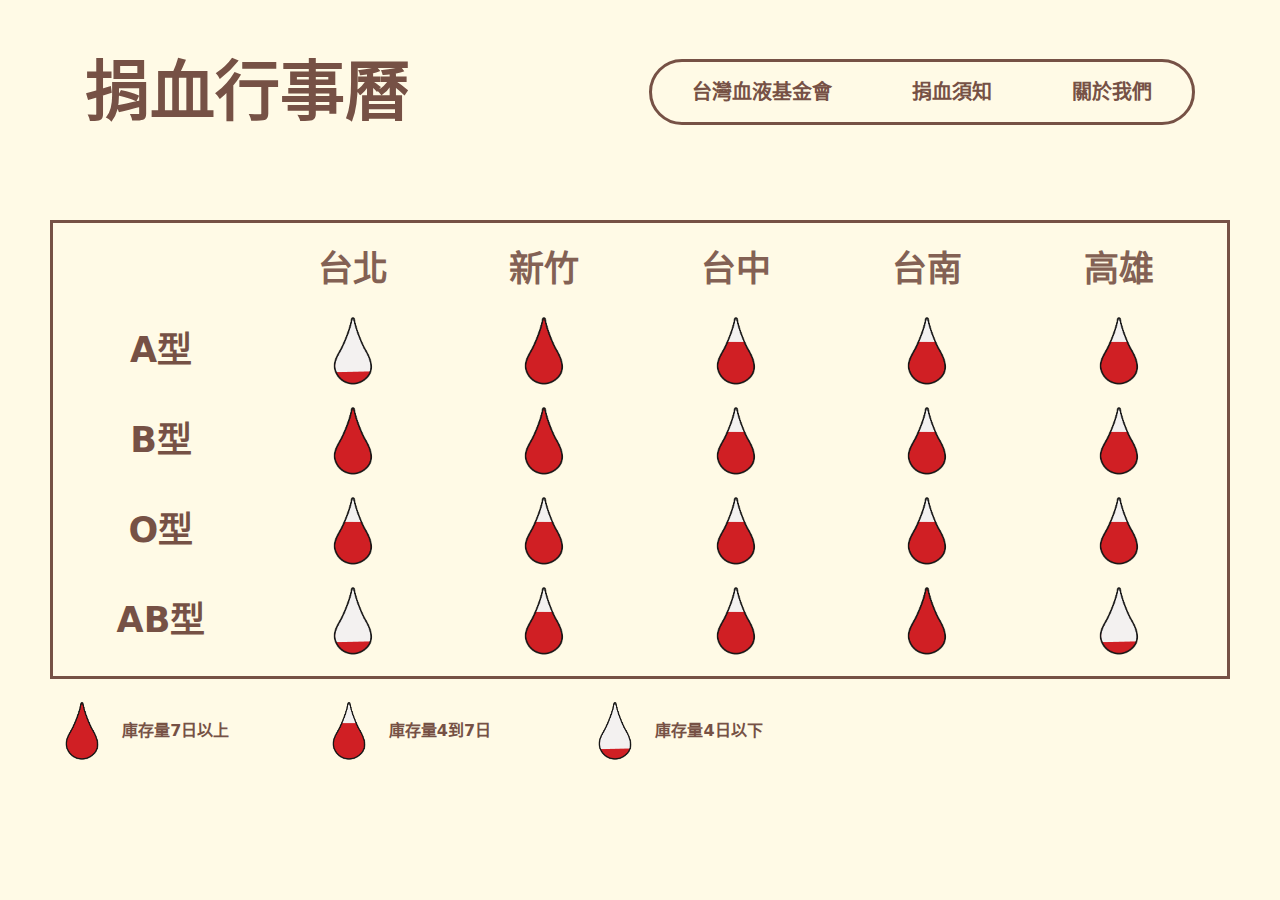
<file: index.html>
<!DOCTYPE html>
<html lang="zh-TW">
<head>
	<meta charset="UTF-8">
	<!-- 手機版縮放 -->
	<meta name="viewport" content="width=device-width, initial-scale=1">
	<title>捐血行事曆-首頁</title>
	<!-- css連結 --> 
	<link href="css/bootstrap.min.css" rel="stylesheet"> 
	<link href="css/style.css" rel="stylesheet">	
   
</head>

<body>

<header >	
	<nav class="navbar navbar-expand-lg navbar-light fixed-top"  id="bar" >
		<div class="container-fluid" id="nav1" >
				    <a class="navbar-brand" href="./index.html" id="bigtitle">捐血行事曆</a>
					    <button class="navbar-toggler" type="button" data-bs-toggle="collapse" data-bs-target="#navbarNav" aria-controls="navbarNav" aria-expanded="false" aria-label="Toggle navigation">
					      <span class="navbar-toggler-icon"></span>
					    </button>
		    	
				    <div class="collapse navbar-collapse" id="navbarNav">
				      <ul class="navbar-nav" >
				        <li class="nav-item">
				          <a class="nav-link active" aria-current="page" href="http://www.blood.org.tw/Internet/main/index.aspx">台灣血液基金會</a>
				        </li>
				        <li class="nav-item">
				          <a class="nav-link" href="./know.html">捐血須知</a>
				        </li>
				        <li class="nav-item">
				          <a class="nav-link" href="./about.html">關於我們</a>
				        </li>
				      </ul>
				    </div>		        
		</div>
	</nav>
</header>	



<section id="three">
	<div class="row" id="box">
	<div class="col-md-12">
		<div class="row" >
			<div class="col-md-2 col-sm-2 col-xs-2" id="c1">
				<div></div>
			</div>
			<div class="col-md-2 col-sm-2 col-xs-2" id="c1">
				<a href="./calender.html" target="_blank" class="ui-link">台北</a></div>
			<div class="col-md-2 col-sm-2 col-xs-2" id="c1">
				<a href="./calender.html" target="_blank" class="ui-link">新竹</a></div>
			<div class="col-md-2 col-sm-2 col-xs-2" id="c1">
				<a href="./calender.html" target="_blank" class="ui-link" >台中</a></div>
			<div class="col-md-2 col-sm-2 col-xs-2" id="c1">
				<a href="./calender.html" target="_blank" class="ui-link">台南</a></div>
			<div class="col-md-2 col-sm-2 col-xs-2" id="c1">
				<a href="./calender.html" target="_blank" class="ui-link" >高雄</a></div>
		</div>
		<div class="row" >
			<div class="col-md-2 col-sm-2 col-xs-2" id="c1">
				<div>A型</div>
			</div>
			<div class="col-md-2 col-sm-2 col-xs-2" id="c1">
				<img src="img/low.png" alt="庫存量4日以下" border="0"></div>
			<div class="col-md-2 col-sm-2 col-xs-2" id="c1">
				<img src="img/full.png" alt="庫存量4日以下" border="0"></div>
			<div class="col-md-2 col-sm-2 col-xs-2" id="c1">
				<img src="img/ce.png" alt="庫存量7日以上" border="0"></div>
			<div class="col-md-2 col-sm-2 col-xs-2" id="c1">
				<img src="img/ce.png" alt="庫存量4到7日" border="0"></div>
			<div class="col-md-2 col-sm-2 col-xs-2" id="c1">
				<img src="img/ce.png" alt="庫存量7日以上" border="0"></div>
		</div>
		<div class="row" >
			<div class="col-md-2 col-sm-2 col-xs-2" id="c1">
				<div>B型</div>
			</div>
			<div class="col-md-2 col-sm-2 col-xs-2" id="c1">
				<img src="img/full.png" alt="庫存量4日以下" border="0"></div>
			<div class="col-md-2 col-sm-2 col-xs-2" id="c1">
				<img src="img/full.png" alt="庫存量7日以上" border="0"></div>
			<div class="col-md-2 col-sm-2 col-xs-2" id="c1">
				<img src="img/ce.png" alt="庫存量7日以上" border="0"></div>
			<div class="col-md-2 col-sm-2 col-xs-2" id="c1">
				<img src="img/ce.png" alt="庫存量4日以下" border="0"></div>
			<div class="col-md-2 col-sm-2 col-xs-2" id="c1">
				<img src="img/ce.png" alt="庫存量7日以上" border="0"></div>
		</div>
		<div class="row" >
			<div class="col-md-2 col-sm-2 col-xs-2" id="c1">
				<div>O型</div>
			</div>
			<div class="col-md-2 col-sm-2 col-xs-2" id="c1">
				<img src="img/ce.png" alt="庫存量7日以上" border="0"></div>
			<div class="col-md-2 col-sm-2 col-xs-2" id="c1">
				<img src="img/ce.png" alt="庫存量4日以下" border="0"></div>
			<div class="col-md-2 col-sm-2 col-xs-2" id="c1">
				<img src="img/ce.png" alt="庫存量4到7日" border="0"></div>
			<div class="col-md-2 col-sm-2 col-xs-2" id="c1">
				<img src="img/ce.png" alt="庫存量4日以下" border="0"></div>
			<div class="col-md-2 col-sm-2 col-xs-2" id="c1">
				<img src="img/ce.png" alt="庫存量7日以上" border="0"></div>
		</div>
		<div class="row" >
			<div class="col-md-2 col-sm-2 col-xs-2" id="c1">
				<div>AB型</div>
			</div>
			<div class="col-md-2 col-sm-2 col-xs-2" id="c1">
				<img src="img/low.png" alt="庫存量4到7日" border="0"></div>
			<div class="col-md-2 col-sm-2 col-xs-2" id="c1">
				<img src="img/ce.png" alt="庫存量4到7日" border="0"></div>
			<div class="col-md-2 col-sm-2 col-xs-2" id="c1">
				<img src="img/ce.png" alt="庫存量4到7日" border="0"></div>
			<div class="col-md-2 col-sm-2 col-xs-2" id="c1">
				<img src="img/full.png" alt="庫存量4到7日" border="0"></div>
			<div class="col-md-2 col-sm-2 col-xs-2" id="c1">
				<img src="img/low.png" alt="庫存量4到7日" border="0"></div>
		</div>
	</div>
</div>
</section>

<footer id="foot">
	<div class="row" id="box2">
		<div class="col-md-8 col-sm-10 col-xs-10" id="col7">
				<div class="row">
					<div class="col-md-4 col-sm-4 col-xs-4" id="c2">
	                	<img src="img/full.png">
	                	<div>庫存量7日以上</div>
					</div>
					<div class="col-md-4 col-sm-4 col-xs-4" id="c2">
						<img src="img/ce.png">
	                	<div>庫存量4到7日</div>
					</div>
					<div class="col-md-4 col-sm-4 col-xs-4" id="c2">
						<img src="img/low.png">
	                	<div>庫存量4日以下</div>
					</div>
				</div>
		</div>
		<div class="col-md-2 col-sm-1 col-xs-1">
			
		</div>
		<div class="col-md-2 col-sm-1 col-xs-1">
				<div class="row" id="icon">
					<div class="col-md-4 col-sm-4 col-xs-4"><a href=""></a></div>
					<div class="col-md-4 col-sm-4 col-xs-4"><a href=""></a></div>
					<div class="col-md-4 col-sm-4 col-xs-4"><a href=""></a></div>
				</div>
		</div>
	</div>
</footer>


	<!-- JS連結 -->
	<script src="js/jQuery.js"></script>
    <script src="js/bootstrap.min.js"></script>
</body>
</html>
</file>
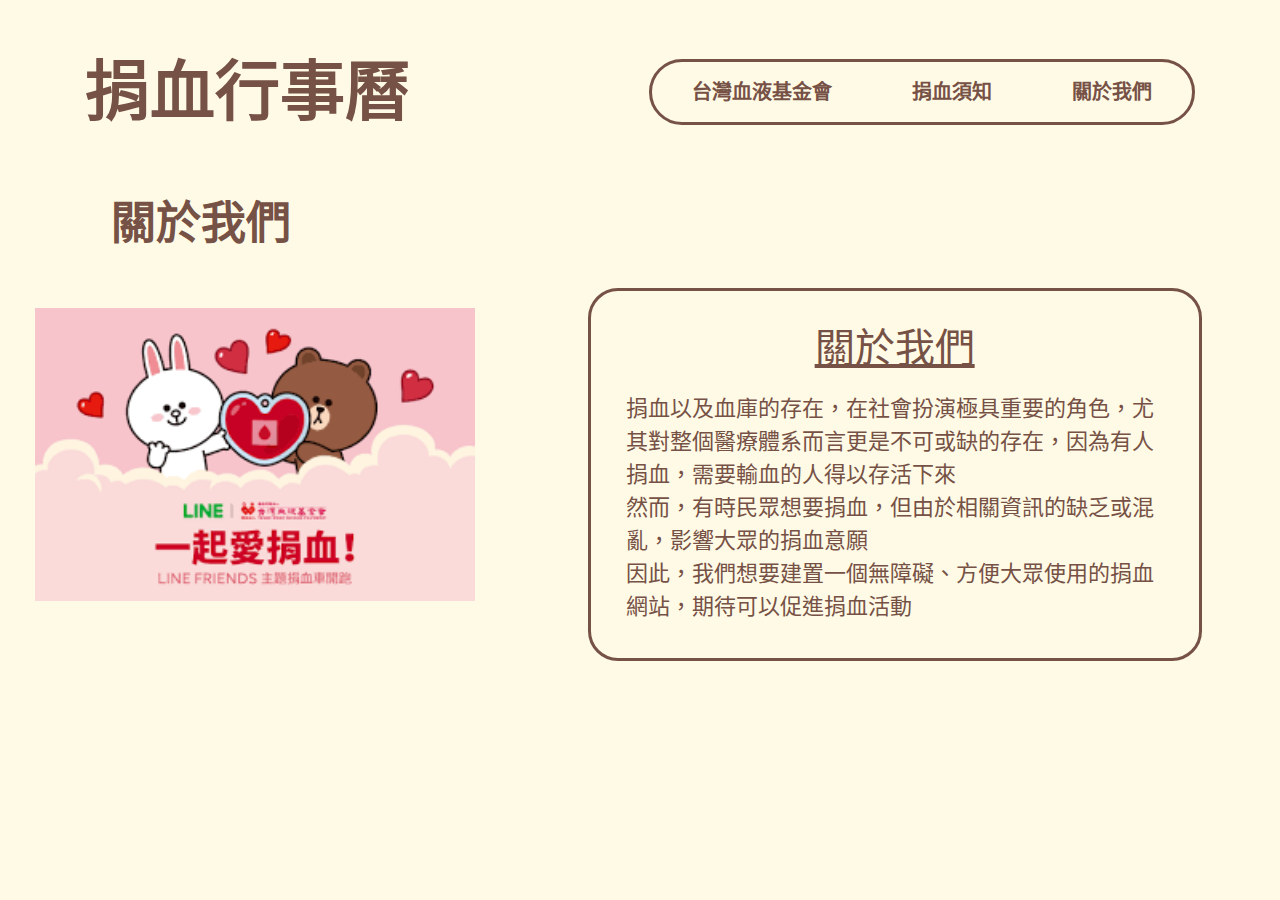
<file: about.html>
<!DOCTYPE html>
<html lang="zh-TW">

<head>
	<meta charset="UTF-8">
	<!-- 手機版縮放 -->
	<meta name="viewport" content="width=device-width, initial-scale=1">
	<title>捐血行事曆-關於我們</title>
	<!-- css連結 --> 
	<link href="css/bootstrap.min.css" rel="stylesheet"> 
	<link href="css/about.css" rel="stylesheet">	
</head>

<body>
<header>	
	<nav class="navbar navbar-expand-lg navbar-light fixed-top">
		<div class="container-fluid" id="nav1" >
				    <a class="navbar-brand" href="./index.html" id="bigtitle">捐血行事曆</a>
				    <button class="navbar-toggler" type="button" data-bs-toggle="collapse" data-bs-target="#navbarNav" aria-controls="navbarNav" aria-expanded="false" aria-label="Toggle navigation">
				      <span class="navbar-toggler-icon"></span>
				    </button>
		    	
				    <div class="collapse navbar-collapse" id="navbarNav">
				      <ul class="navbar-nav">
				        <li class="nav-item">
				          <a class="nav-link active" aria-current="page" href="http://www.blood.org.tw/Internet/main/index.aspx">台灣血液基金會</a>
				        </li>
				        <li class="nav-item">
				          <a class="nav-link" href="./know.html">捐血須知</a>
				        </li>
				        <li class="nav-item">
				          <a class="nav-link" href="./about.html">關於我們</a>
				        </li>
				      </ul>
				    </div>		        
		</div>
	</nav>
</header>



<div id="main">
	<div class="row">
   
	<div class="col-md-4 col-sm-12" id="title">關於我們</div>
	<div class="col-md-4"></div>
    <div class="col-md-4"></div>
	</div>       
    <div class="row">        	
            	<div class="col-md-5 col-sm-12" id="left">                
	               
	                    <div id="pic"><img src="img/linepic.png"></div>
	                
	            </div>

	            <!--關於我們-->
	            <div class="col-md-7 col-sm-12" id="right">

							<div id="content3">
								<h2>關於我們</h2>
							    <p>
							    捐血以及血庫的存在，在社會扮演極具重要的角色，尤其對整個醫療體系而言更是不可或缺的存在，因為有人捐血，需要輸血的人得以存活下來<br>
								然而，有時民眾想要捐血，但由於相關資訊的缺乏或混亂，影響大眾的捐血意願<br>
								因此，我們想要建置一個無障礙、方便大眾使用的捐血網站，期待可以促進捐血活動
								</p>
							</div>

                </div>
    </div>        
</div>
<!--mainend-->


	<!-- JS連結 -->
	<script src="js/jQuery.js"></script>
    <script src="js/bootstrap.min.js"></script>
</body>
</html>
</file>
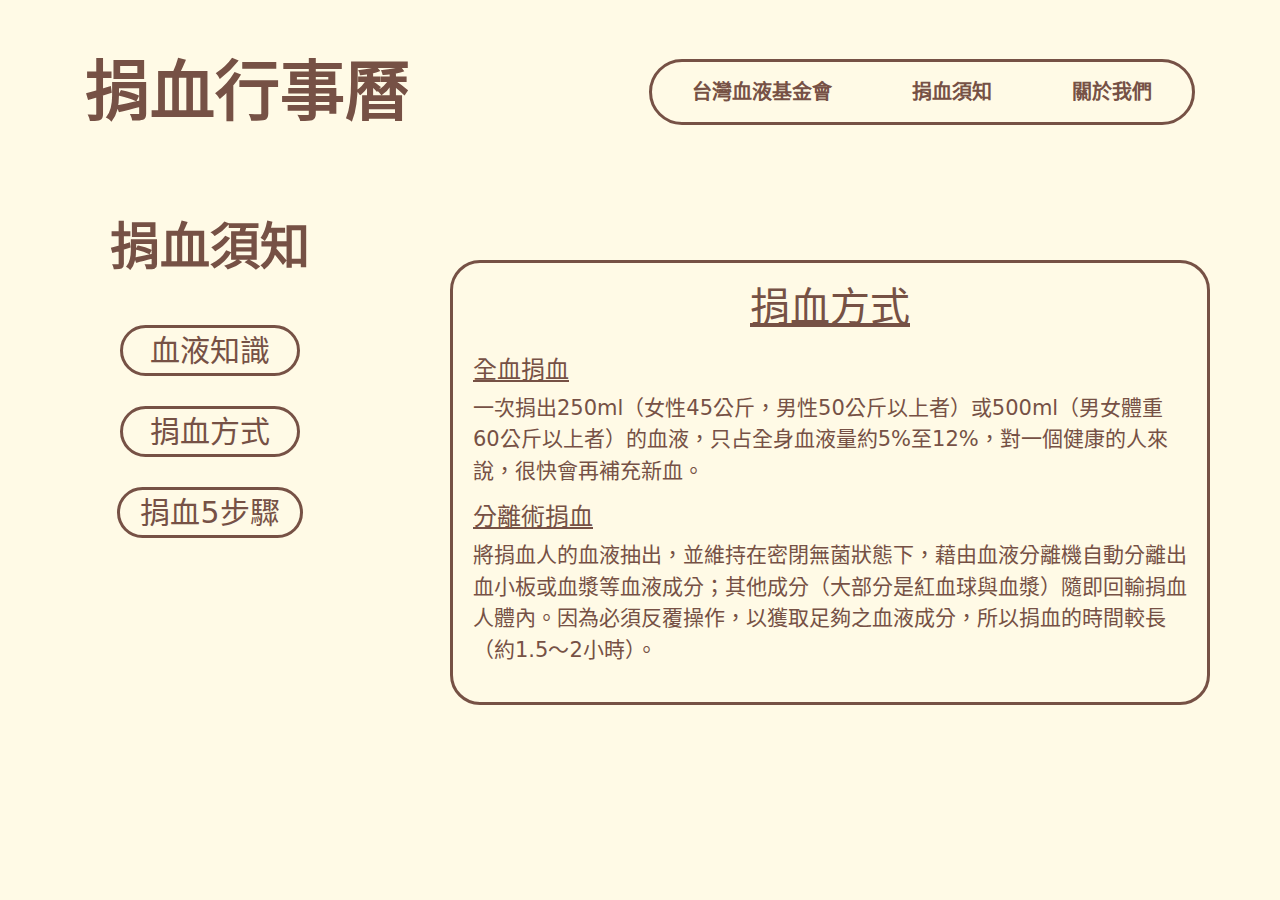
<file: description.html>
<!DOCTYPE html>
<html lang="zh-TW">
<head>
	<meta charset="UTF-8">
	<!-- 手機版縮放 -->
	<meta name="viewport" content="width=device-width, initial-scale=1">
	<title>捐血行事曆-捐血方式</title>
	<!-- css連結 --> 
	<link href="css/bootstrap.min.css" rel="stylesheet"> 
	<link href="css/descripstyle.css" rel="stylesheet">	
   
</head>

<body>
	<header >	
		<nav class="navbar navbar-expand-lg navbar-light fixed-top" id="na" >
			<div class="container-fluid" id="nav1" >
				    <a class="navbar-brand" href="./index.html" id="bigtitle">捐血行事曆</a>
				    <button class="navbar-toggler" type="button" data-bs-toggle="collapse" data-bs-target="#navbarNav" aria-controls="navbarNav" aria-expanded="false" aria-label="Toggle navigation">
				      <span class="navbar-toggler-icon"></span>
				    </button>
		    	
				    <div class="collapse navbar-collapse" id="navbarNav">
				      <ul class="navbar-nav">
				        <li class="nav-item">
				          <a class="nav-link active" aria-current="page" href="http://www.blood.org.tw/Internet/main/index.aspx">台灣血液基金會</a>
				        </li>
				        <li class="nav-item">
				          <a class="nav-link" href="./know.html">捐血須知</a>
				        </li>
				        <li class="nav-item">
				          <a class="nav-link" href="./about.html">關於我們</a>
				        </li>
				      </ul>
				    </div>		        
			</div>
		</nav>
	</header>

	<!-- notice -->
<body>
	<header >	
		<nav class="navbar navbar-expand-lg navbar-light fixed-top" id="na" >
			<div class="container-fluid" id="nav1" >
				    <a class="navbar-brand" href="./index.html" id="bigtitle">捐血行事曆</a>
				    <button class="navbar-toggler" type="button" data-bs-toggle="collapse" data-bs-target="#navbarNav" aria-controls="navbarNav" aria-expanded="false" aria-label="Toggle navigation">
				      <span class="navbar-toggler-icon"></span>
				    </button>
		    	
				    <div class="collapse navbar-collapse" id="navbarNav">
				      <ul class="navbar-nav">
				        <li class="nav-item">
				          <a class="nav-link active" aria-current="page" href="http://www.blood.org.tw/Internet/main/index.aspx">台灣血液基金會</a>
				        </li>
				        <li class="nav-item">
				          <a class="nav-link" href="./know.html">捐血須知</a>
				        </li>
				        <li class="nav-item">
				          <a class="nav-link" href="./about.html">關於我們</a>
				        </li>
				      </ul>
				    </div>		        
			</div>
		</nav>
	</header>

	<!-- notice -->
	<div class="notice">
			
			<div class="container">
					<div class="row" id="main">
						<div class="col-md-4" id="left">
							<div id="blood">
								<div class="title">
									<a href="./know.html">捐血須知</a>
								</div>
								<div class="knowledge">
									<a href="./know.html">血液知識</a>
								</div>
								<div class="description">
									<a href="./description.html">捐血方式</a>
								</div>
								<div class="step">
									<a href="./step.html">捐血5步驟</a>
								</div>
								<div class="more">
								
								</div>
									
								
								</div>
						</div>


						<div class="col-md-8" id="content2">
							<h3>捐血方式</h3>
							<h4>全血捐血</h4>
							<p>	一次捐出250ml（女性45公斤，男性50公斤以上者）或500ml（男女體重60公斤以上者）的血液，只占全身血液量約5%至12%，對一個健康的人來說，很快會再補充新血。</p>
							<h4>分離術捐血</h4>
							<p>	將捐血人的血液抽出，並維持在密閉無菌狀態下，藉由血液分離機自動分離出血小板或血漿等血液成分；其他成分（大部分是紅血球與血漿）隨即回輸捐血人體內。因為必須反覆操作，以獲取足夠之血液成分，所以捐血的時間較長（約1.5～2小時）。</p>
						</div>
					</div>
			</div>	
	</div>


<!-- JS連結 -->
	<script src="js/jQuery.js"></script>
    <script src="js/bootstrap.min.js"></script>
</body>
</html>
</file>
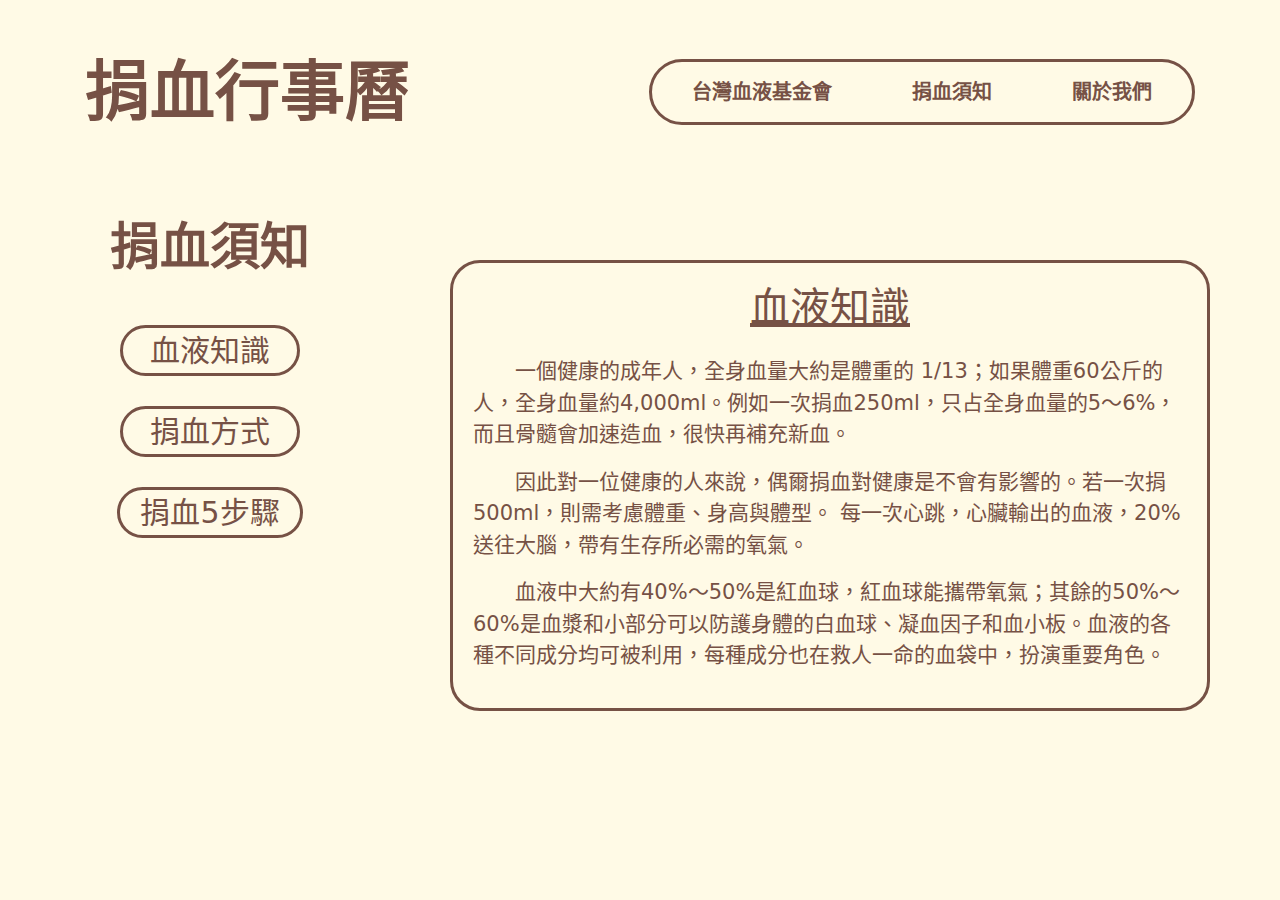
<file: know.html>
<!DOCTYPE html>
<html lang="zh-TW">
<head>
	<meta charset="UTF-8">
	<!-- 手機版縮放 -->
	<meta name="viewport" content="width=device-width, initial-scale=1">
	<title>捐血行事曆-捐血須知</title>
	<!-- css連結 --> 
	<link href="css/bootstrap.min.css" rel="stylesheet"> 
	<link href="css/knowstyle.css" rel="stylesheet">	
   
</head>

<body>
	<header >	
		<nav class="navbar navbar-expand-lg navbar-light fixed-top" id="na" >
			<div class="container-fluid" id="nav1" >
				    <a class="navbar-brand" href="./index.html" id="bigtitle">捐血行事曆</a>
				    <button class="navbar-toggler" type="button" data-bs-toggle="collapse" data-bs-target="#navbarNav" aria-controls="navbarNav" aria-expanded="false" aria-label="Toggle navigation">
				      <span class="navbar-toggler-icon"></span>
				    </button>
		    	
				    <div class="collapse navbar-collapse" id="navbarNav">
				      <ul class="navbar-nav">
				        <li class="nav-item">
				          <a class="nav-link active" aria-current="page" href="http://www.blood.org.tw/Internet/main/index.aspx">台灣血液基金會</a>
				        </li>
				        <li class="nav-item">
				          <a class="nav-link" href="./know.html">捐血須知</a>
				        </li>
				        <li class="nav-item">
				          <a class="nav-link" href="./about.html">關於我們</a>
				        </li>
				      </ul>
				    </div>		        
			</div>
		</nav>
	</header>

	<!-- notice -->
	<div class="notice">
			
			<div class="container">
					<div class="row" id="main">
						<div class="col-md-4" id="left" >
							<div id="blood">
								<div class="title">
									<a href="./know.html">捐血須知</a>
								</div>
								<div class="knowledge">
									<a href="./know.html">血液知識</a>
								</div>
								<div class="description">
									<a href="./description.html">捐血方式</a>
								</div>
								<div class="step">
									<a href="./step.html">捐血5步驟</a>
								</div>
								<div class="more">
									
								</div>
						</div>
						</div>


						<div class="col-md-8" id="info">
							<h3>血液知識</h3>
							<p>	一個健康的成年人，全身血量大約是體重的 1/13；如果體重60公斤的人，全身血量約4,000ml。例如一次捐血250ml，只占全身血量的5～6%，而且骨髓會加速造血，很快再補充新血。</p>
							<p>因此對一位健康的人來說，偶爾捐血對健康是不會有影響的。若一次捐500ml，則需考慮體重、身高與體型。 每一次心跳，心臟輸出的血液，20%送往大腦，帶有生存所必需的氧氣。</p>
							<p>血液中大約有40%～50%是紅血球，紅血球能攜帶氧氣；其餘的50%～60%是血漿和小部分可以防護身體的白血球、凝血因子和血小板。血液的各種不同成分均可被利用，每種成分也在救人一命的血袋中，扮演重要角色。</p> 
						</div>
					</div>
			</div>	
	</div>

	<!-- JS連結 -->
	<script src="js/jQuery.js"></script>
    <script src="js/bootstrap.min.js"></script>
</body>
</html>
</file>
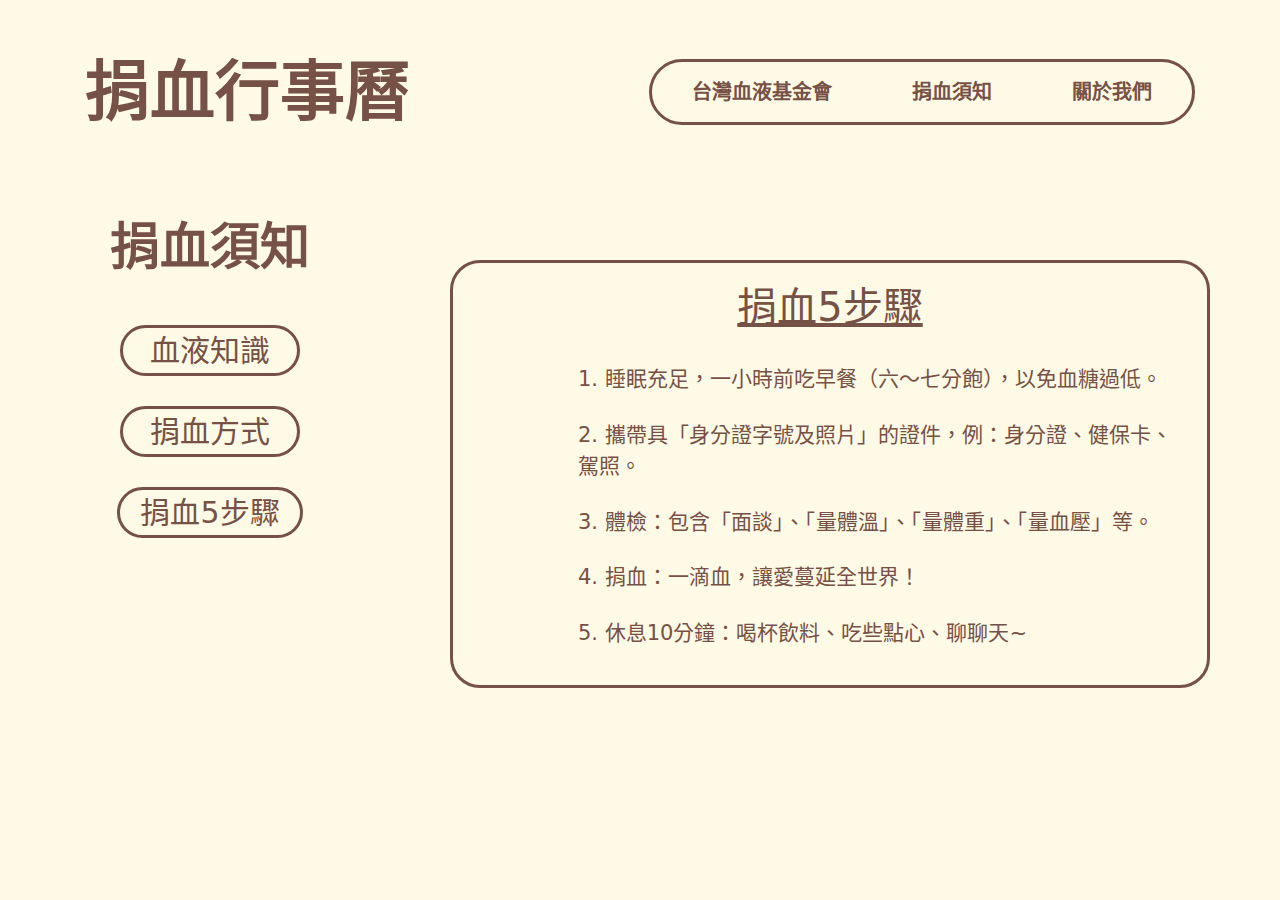
<file: step.html>
<!DOCTYPE html>
<html lang="zh-TW">
<head>
	<meta charset="UTF-8">
	<!-- 手機版縮放 -->
	<meta name="viewport" content="width=device-width, initial-scale=1">
	<title>捐血行事曆-捐血5步驟</title>
	<!-- css連結 --> 
	<link href="css/bootstrap.min.css" rel="stylesheet"> 
	<link href="css/stepstyle.css" rel="stylesheet">	
   
</head>

<body>
	<header >	
		<nav class="navbar navbar-expand-lg navbar-light fixed-top" >
			<div class="container-fluid" id="nav1" >
				    <a class="navbar-brand" href="./index.html" id="bigtitle">捐血行事曆</a>
				    <button class="navbar-toggler" type="button" data-bs-toggle="collapse" data-bs-target="#navbarNav" aria-controls="navbarNav" aria-expanded="false" aria-label="Toggle navigation">
				      <span class="navbar-toggler-icon"></span>
				    </button>
		    	
				    <div class="collapse navbar-collapse" id="navbarNav">
				      <ul class="navbar-nav">
				        <li class="nav-item">
				          <a class="nav-link active" aria-current="page" href="http://www.blood.org.tw/Internet/main/index.aspx">台灣血液基金會</a>
				        </li>
				        <li class="nav-item">
				          <a class="nav-link" href="./know.html">捐血須知</a>
				        </li>
				        <li class="nav-item">
				          <a class="nav-link" href="./about.html">關於我們</a>
				        </li>
				      </ul>
				    </div>		        
			</div>
		</nav>
	</header>

	<!-- notice -->
	<div class="notice">
			
			<div class="container">
					<div class="row" id="main">
						<div class="col-md-4" id="left">
							<div id="blood">
								<div class="title" >
									<a href="./know.html">捐血須知</a>
								</div>
								<div class="knowledge">
									<a href="./know.html">血液知識</a>
								</div>
								<div class="description">
									<a href="./description.html">捐血方式</a>
								</div>
								<div class="step">
									<a href="./step.html">捐血5步驟</a>
								</div>
								<div class="more">
									
								</div>
									
								
							</div>
						</div>


						<div class="col-md-8" id="content3">
							<h3>捐血5步驟</h3>
							<p>1. 睡眠充足，一小時前吃早餐（六～七分飽），以免血糖過低。</p>
							<p>2. 攜帶具「身分證字號及照片」的證件，例：身分證、健保卡、駕照。</p>	
							<p>3. 體檢：包含「面談」、「量體溫」、「量體重」、「量血壓」等。</p>	
							<p>4. 捐血：一滴血，讓愛蔓延全世界！</p>
							<p>5. 休息10分鐘：喝杯飲料、吃些點心、聊聊天~</p>
						</div>
					</div>
			</div>	
	</div>

	<!-- JS連結 -->
	<script src="js/jQuery.js"></script>
    <script src="js/bootstrap.min.js"></script>
</body>
</html>
</file>
<file: css/style.css>
html{
	width: 100%;
	background-color: #FFFAE6;
}
body{
	background-color: #FFFAE6;
}

#bar{
	background-color: #FFFAE6;
}
@media(min-width: 992px)
{
#nav1{
	padding: 30px 85px;
}
}

#bigtitle{
	font-size: 35px;
	font-weight:bold;
	color: #765145;
	margin-right: 0px;
}

@media(min-width: 1064px)
{
	#bigtitle{
	font-size: 65px;
	font-weight:bold;
	color: #765145;
	margin-right: 0px;
}
}


@media(min-width: 1064px)
{

	#navbarNav{
		max-width: 680px;
        font-size: 28px;
		border: 3px solid #765145;
		border-radius: 300px;
		color: #765145;
		display: flex;
		justify-content: center;
		font-weight:bold;
		flex-grow: 0;
	}
}

#navbarNav a
{
	color: #765145 ;
	font-size: 20px;
	margin: 5px 0;

}

@media(min-width: 1064px)
{
#navbarNav a
{
	color: #765145 ;
	padding: 10px 40px ;
}
}

#three
{   
	display: flex;
	justify-content: center;
	margin-top: 200px;
    margin-left: auto;
    margin-right: auto;
    max-width: 1180px;
}

@media(max-width: 501px)
{
	#three
	{
  margin-top: 65px;
	}
}

#box{
	display: flex;
	justify-content: center;
	align-items: center;
    margin-left: 0px;
    margin-right: 0px;
    border:3px solid #765145;
}
#box a{
	text-decoration: none;
	color: #765145;


}

.row{
	justify-content: center;
	width: 100%;
	margin: 20px 0;
	

}
.col
{
	width: 100%
	max-width:1200px;
}


#c1{
	display: flex;
	justify-content: center;
	font-size: 35px;
	font-weight:bold;
	color: #765145;
	align-items: center;
	
}
#c1 a{
	opacity: 0.9;
}

#c1 a:hover{
  box-shadow: 1px 1px 2px #765145;
  opacity: 1;
  transform: scale(1.2);

}



#c1 img{
	max-width: 70px;
	max-height: 70px;
}

.col-xs-11 {width: 91.662%}
.col-xs-10 {width: 83.332%;}
.col-xs-9 {width: 75%;}
.col-xs-8 {width: 66.662%;}
.col-xs-7 {width: 58.331%}
.col-xs-6 {width: 50%;}
.col-xs-5 {width: 41.662%}
.col-xs-4 {width: 33.332%;}
.col-xs-3 {width: 25%;}
.col-xs-2 {width: 16.662%;}
.col-xs-1 {width: 8.332%;}

@media screen and (min-width: 768px) {

.col-sm-11 {width: 91.662%}

.col-sm-10 {width: 83.332%;}

.col-sm-9 {width: 75%;}

.col-sm-8 {width: 66.662%;} 

.col-sm-7 {width: 58.331%}

.col-sm-6 {width: 50%;}

.col-sm-5 {width: 41.662%}

.col-sm-4 {width: 33.332%;}

.col-sm-3 {width: 25%;}

.col-sm-2 {width: 16.662%;} 

.col-sm-1 {width: 8.332%;}
}

@media screen and (min-width: 1024px){

.col-md-11 {width: 91.662%;}

.col-md-10 {width: 83.332%;} 

.col-md-7 {width: 58.331%;}

.col-md-5 {width: 41.662%;}

.col-md-9 {width: 75%;}

.col-md-8 {width: 66.662%;}

.col-md-6 {width: 50%;}

.col-md-4 {width: 33.332%;}

.col-md-3 {width: 25%;}

.col-md-2 {width: 16.662%;}

.col-md-1 {width: 8.332%;}

}

#foot{
   display: flex;
   justify-content: center;
   align-items: center;
}

#foot img{
	max-width: 60px;
	max-height: 60px;

}


#box2{
	max-width: 1200px;
	display: flex;
	justify-content: center;
	align-items: center;
    margin-left: 0px;
    margin-right: 0px;
    margin-top: -18px;
}
#col7{
	 padding: 0;
}

#c2{
	display: flex;
	flex-direction: row;
	align-items: center;
}
#c2 div{
	margin-right: 10px;
	margin-left:10px; 
	color: #765145;
	font-weight: bold;

}


#icon{
	margin: 0px;
	padding: 0px;
}
#icon img{
	max-width: 35px;
}

#icon div{
	display: flex;
	justify-content: flex-end;
	align-items: flex-start;
	padding: 0px;

}
</file>
<file: css/about.css>
html{
	width: 100%;
	background-color: #FFFAE6;
}
body{
	background-color: #FFFAE6;
}
@media(min-width: 992px){
#nav1{
	padding: 30px 85px;
}
}

nav{
	background-color: #FFFAE6;
}

#bigtitle{
	font-size: 35px;
	font-weight:bold;
	color: #765145;
	margin-right: 0px;
}

@media(min-width: 992px)
{
	#bigtitle{
	font-size: 65px;
	font-weight:bold;
	color: #765145;
	margin-right: 0px;
}
}


@media(min-width: 992px)
{

	#navbarNav{
		max-width: 680px;
        font-size: 28px;
		border: 3px solid #765145;
		border-radius: 300px;
		color: #765145;
		display: flex;
		justify-content: center;
		font-weight:bold;
		flex-grow: 0;
	}
}

#navbarNav a
{
	color: #765145 ;
	font-size: 20px;
	margin: 5px 0;

}

@media(min-width: 992px)
{
#navbarNav a
{
	color: #765145 ;
	padding: 10px 40px;
}
}






/*main*/
#main{
	margin-top: 190px;
	margin-right: auto;
	margin-left: auto;
     display: flex;
    
     flex-direction: column;
     
}

 #title {
	padding: 0;
    font-size: 45px;
	font-weight:bold;
	color: #765145;
	display: flex;
	justify-content: center;
	margin-bottom: 30px;
	font-weight: bold;
}

#main .row{
	width: 100%;
}

@media(min-width: 992px)
{
#left img{
	display: flex;
	justify-content:flex-end;
	height: 293px;
    width: 440px;
    margin-bottom: 30px;
    margin-top: 20px;
}
}

#left, #left img {
	display: flex;
	justify-content: center;
	margin-bottom: 30px;
}

#right{
	display: flex;
	justify-content: center;
}




#content3{
	width: 85%;
	
	display: flex;
    justify-content: center;
    flex-direction: column;
    color:#765145;
	border-radius: 30px;
	border:3px solid #765145;
	font-size: 21px;
	padding:10px 35px;
}

#content3 h2{
	margin: 15px auto; 
	text-decoration: underline;
	text-align: center;
	padding-bottom:5px ;
	font-size: 40px;
	color:#765145;
}

#content3 p{
font-size: 22px;
}
</file>
<file: css/descripstyle.css>
html{
	width: 100%;
	height: 100%;
	background-color: #FFFAE6;
}
body{
	background-color: #FFFAE6;
}
@media(min-width: 992px){
#nav1{
	padding: 30px 85px;
}
}

#na
{
background-color: #FFFAE6;	
}
#bigtitle{
	font-size: 35px;
	font-weight:bold;
	color: #765145;
	margin-right: 0px;
}

@media(min-width: 992px)
{
	#bigtitle{
	font-size: 65px;
	font-weight:bold;
	color: #765145;
	margin-right: 0px;
}
}


@media(min-width: 992px)
{

	#navbarNav{
		max-width: 680px;
        font-size: 28px;
		border: 3px solid #765145;
		border-radius: 300px;
		color: #765145;
		display: flex;
		justify-content: center;
		font-weight:bold;
		flex-grow: 0;
	}
}

#navbarNav a
{
	color: #765145 ;
	font-size: 20px;
	margin: 5px 0;

}

@media(min-width: 992px)
{
	#navbarNav a{
		color: #765145 ;
		padding: 10px 40px;
	}
}
#main{
	    margin-top: 60px;
	    margin-bottom: 300px;
}


#blood{
	display: flex;
  flex-direction: column;
 justify-content: center;
     align-items: center;
     

}

@media(min-width: 600px)
{
	#blood{
	display: flex;
  flex-direction: column;
 justify-content: center;
     align-items: center;
     padding-right: 100px;

}
}
.title{
	margin-top: 60px;
    margin-bottom: 40px;
	font-size: 50px;
	font-weight: bold;
	color:#765145;


}

.title a{
	font-size: 50px;
	color:#765145;
}

#left{
	    margin-top: 90px;
}

.knowledge{
	margin-top: px;
	font-size: 30px;
	color:#765145;
	border-radius: 300px;
	border:3px solid #765145;
	max-width: 200px;
	max-height: 60px;
	padding-right: 27px;
	padding-left: 27px;

}

.description{
	margin-top: 30px;
	font-size: 30px;
	color:#765145;
	border-radius: 300px;
	border:3px solid #765145;
	max-width: 200px;
	max-height: 60px;
	padding-right: 27px;
	padding-left: 27px;
	
}

.step{
	margin-top: 30px;
	font-size: 30px;
	color:#765145;
	border-radius: 300px;
	border:3px solid #765145;
	max-width: 200px;
	max-height: 60px;
	padding-right: 20px;
	padding-left: 20px;
	

}

.more{
	margin-top: 30px;
	margin-bottom: 10px;
	font-size: 30px;
	color:#765145;
	border:hidden;
	max-width: 200px;
	max-height: 60px;
}

.icon{
	
	margin-top: 4px;
	display: flex;
    justify-content: center;
}
.icon img{
	max-height: 30px;
	max-width: 30px;
	margin-right: 10px;
	
}



#info{
	margin-top: 200px;
	display: flex;
    justify-content: center;
    flex-direction: column;
    color:#765145;
	border-radius: 30px;
	border:3px solid #765145;
	font-size: 21px;
	padding:20px;

}

#info p{
	text-indent: 2em;
	
}



h3{
	display: flex;
	justify-content: center;
	text-decoration: underline;
	text-align: center;
	padding-bottom:5px ;
	font-size: 40px;
	color:#765145;
	margin-bottom: 20px;
}


h4{
	text-decoration: underline;
}

#content2{
	margin-top: 200px;
	display: flex;
    justify-content: center;
    flex-direction: column;
    color:#765145;
	border-radius: 30px;
	border:3px solid #765145;
	font-size: 21px;
	padding:20px;

}

#content p{
	text-indent: 2em;
	
}

a{
	text-decoration: none;
	font-size: 30px;
	color:#765145;
}
</file>
<file: css/knowstyle.css>
html{
	width: 100%;
	height: 100%;
	background-color: #FFFAE6;
}
body{
	background-color: #FFFAE6;
}
@media(min-width: 992px){
#nav1{
	padding: 30px 85px;
}
}

#na
{
background-color: #FFFAE6;	
}
#bigtitle{
	font-size: 35px;
	font-weight:bold;
	color: #765145;
	margin-right: 0px;
}

@media(min-width: 992px)
{
	#bigtitle{
	font-size: 65px;
	font-weight:bold;
	color: #765145;
	margin-right: 0px;
}
}


@media(min-width: 992px)
{

	#navbarNav{
		max-width: 680px;
        font-size: 28px;
		border: 3px solid #765145;
		border-radius: 300px;
		color: #765145;
		display: flex;
		justify-content: center;
		font-weight:bold;
		flex-grow: 0;
	}
}

#navbarNav a
{
	color: #765145 ;
	font-size: 20px;
	margin: 5px 0;

}

@media(min-width: 992px)
{
	#navbarNav a{
		color: #765145 ;
		padding: 10px 40px;
	}
}
#main{
	    margin-top: 60px;
	    margin-bottom: 300px;
}


#blood{
	display: flex;
  flex-direction: column;
 justify-content: center;
     align-items: center;
     

}

@media(min-width: 600px)
{
	#blood{
	display: flex;
  flex-direction: column;
 justify-content: center;
     align-items: center;
     padding-right: 100px;

}
}
.title{
	margin-top: 60px;
    margin-bottom: 40px;
	font-size: 50px;
	font-weight: bold;
	color:#765145;

}

.title a{
	font-size: 50px;
	color:#765145;
}

#left{
	    margin-top: 90px;
}


.knowledge{
	margin-top: px;
	font-size: 30px;
	color:#765145;
	border-radius: 300px;
	border:3px solid #765145;
	max-width: 200px;
	max-height: 60px;
	padding-right: 27px;
	padding-left: 27px;

}

.description{
	margin-top: 30px;
	font-size: 30px;
	color:#765145;
	border-radius: 300px;
	border:3px solid #765145;
	max-width: 200px;
	max-height: 60px;
	padding-right: 27px;
	padding-left: 27px;
	
}

.step{
	margin-top: 30px;
	font-size: 30px;
	color:#765145;
	border-radius: 300px;
	border:3px solid #765145;
	max-width: 200px;
	max-height: 60px;
	padding-right: 20px;
	padding-left: 20px;
	

}

.more{
	margin-top: 30px;
	margin-bottom: 10px;
	font-size: 30px;
	color:#765145;
	border:hidden;
	max-width: 200px;
	max-height: 60px;



}


#info{
	margin-top: 200px;
	display: flex;
    justify-content: center;
    flex-direction: column;
    color:#765145;
	border-radius: 30px;
	border:3px solid #765145;
	font-size: 21px;
	padding:20px;

}

#info p{
	text-indent: 2em;
	
}



h3{
	display: flex;
	justify-content: center;
	text-decoration: underline;
	text-align: center;
	padding-bottom:5px ;
	font-size: 40px;
	color:#765145;
	margin-bottom: 20px;
}

a{
	text-decoration: none;
	font-size: 30px;
	color:#765145;
}
</file>
<file: css/stepstyle.css>
html{
	width: 100%;
	height: 100%;
	background-color: #FFFAE6;
}
body{
	background-color: #FFFAE6;
}
@media(min-width: 992px){
#nav1{
	padding: 30px 85px;
}
}

nav{
	background-color: #FFFAE6;
}


#na
{
background-color: #FFFAE6;	
}
#bigtitle{
	font-size: 35px;
	font-weight:bold;
	color: #765145;
	margin-right: 0px;
}

@media(min-width: 992px)
{
	#bigtitle{
	font-size: 65px;
	font-weight:bold;
	color: #765145;
	margin-right: 0px;
}
}


@media(min-width: 992px)
{

	#navbarNav{
		max-width: 680px;
        font-size: 28px;
		border: 3px solid #765145;
		border-radius: 300px;
		color: #765145;
		display: flex;
		justify-content: center;
		font-weight:bold;
		flex-grow: 0;
	}
}

#navbarNav a
{
	color: #765145 ;
	font-size: 20px;
	margin: 5px 0;

}

@media(min-width: 992px)
{
	#navbarNav a{
		color: #765145 ;
		padding: 10px 40px;
	}
}
#main{
	    margin-top: 60px;
	    margin-bottom: 300px;
}


#blood{
	display: flex;
  flex-direction: column;
 justify-content: center;
     align-items: center;
     

}

@media(min-width: 600px)
{
	#blood{
	display: flex;
  flex-direction: column;
 justify-content: center;
     align-items: center;
     padding-right: 100px;

}
}
.title{
	margin-top: 60px;
    margin-bottom: 40px;
	font-size: 50px;
	font-weight: bold;
	color:#765145;


}


.title a{
	font-size: 50px;
	color:#765145;
}

#left{
	    margin-top: 90px;
}

.knowledge{
	margin-top: px;
	font-size: 30px;
	color:#765145;
	border-radius: 300px;
	border:3px solid #765145;
	max-width: 200px;
	max-height: 60px;
	padding-right: 27px;
	padding-left: 27px;

}

.description{
	margin-top: 30px;
	font-size: 30px;
	color:#765145;
	border-radius: 300px;
	border:3px solid #765145;
	max-width: 200px;
	max-height: 60px;
	padding-right: 27px;
	padding-left: 27px;
	
}

.step{
	margin-top: 30px;
	font-size: 30px;
	color:#765145;
	border-radius: 300px;
	border:3px solid #765145;
	max-width: 200px;
	max-height: 60px;
	padding-right: 20px;
	padding-left: 20px;
	

}

.more{
	margin-top: 30px;
	margin-bottom: 10px;
	font-size: 30px;
	color:#765145;
	border:hidden;
	max-width: 200px;
	max-height: 60px;
}

.icon{
	
	margin-top: 4px;
	display: flex;
    justify-content: center;
}
.icon img{
	max-height: 30px;
	max-width: 30px;
	margin-right: 10px;
	
}



#info{
	margin-top: 200px;
	display: flex;
    justify-content: center;
    flex-direction: column;
    color:#765145;
	border-radius: 30px;
	border:3px solid #765145;
	font-size: 21px;
	padding:20px;

}

#info p{
	text-indent: 2em;
	
}



h3{
	display: flex;
	justify-content: center;
	text-decoration: underline;
	text-align: center;
	padding-bottom:5px ;
	font-size: 40px;
	color:#765145;
	margin-bottom: 20px;
}


h4{
	text-decoration: underline;
}

#content2{
	margin-top: 200px;
	display: flex;
    justify-content: center;
    flex-direction: column;
    color:#765145;
	border-radius: 30px;
	border:3px solid #765145;
	font-size: 21px;
	padding:20px;

}


#content3{
	margin-top: 200px;
	display: flex;
    justify-content: center;
    flex-direction: column;
    color:#765145;
	border-radius: 30px;
	border:3px solid #765145;
	font-size: 21px;
	padding:20px;

}



@media(min-width: 992px){
	#content3 p{
    padding-top: 8px;
    margin-left: 105px;
}
}

#content3 p{
    padding-top: 8px;
  
}


a{
	text-decoration: none;
	font-size: 30px;
	color:#765145;
}
</file>
